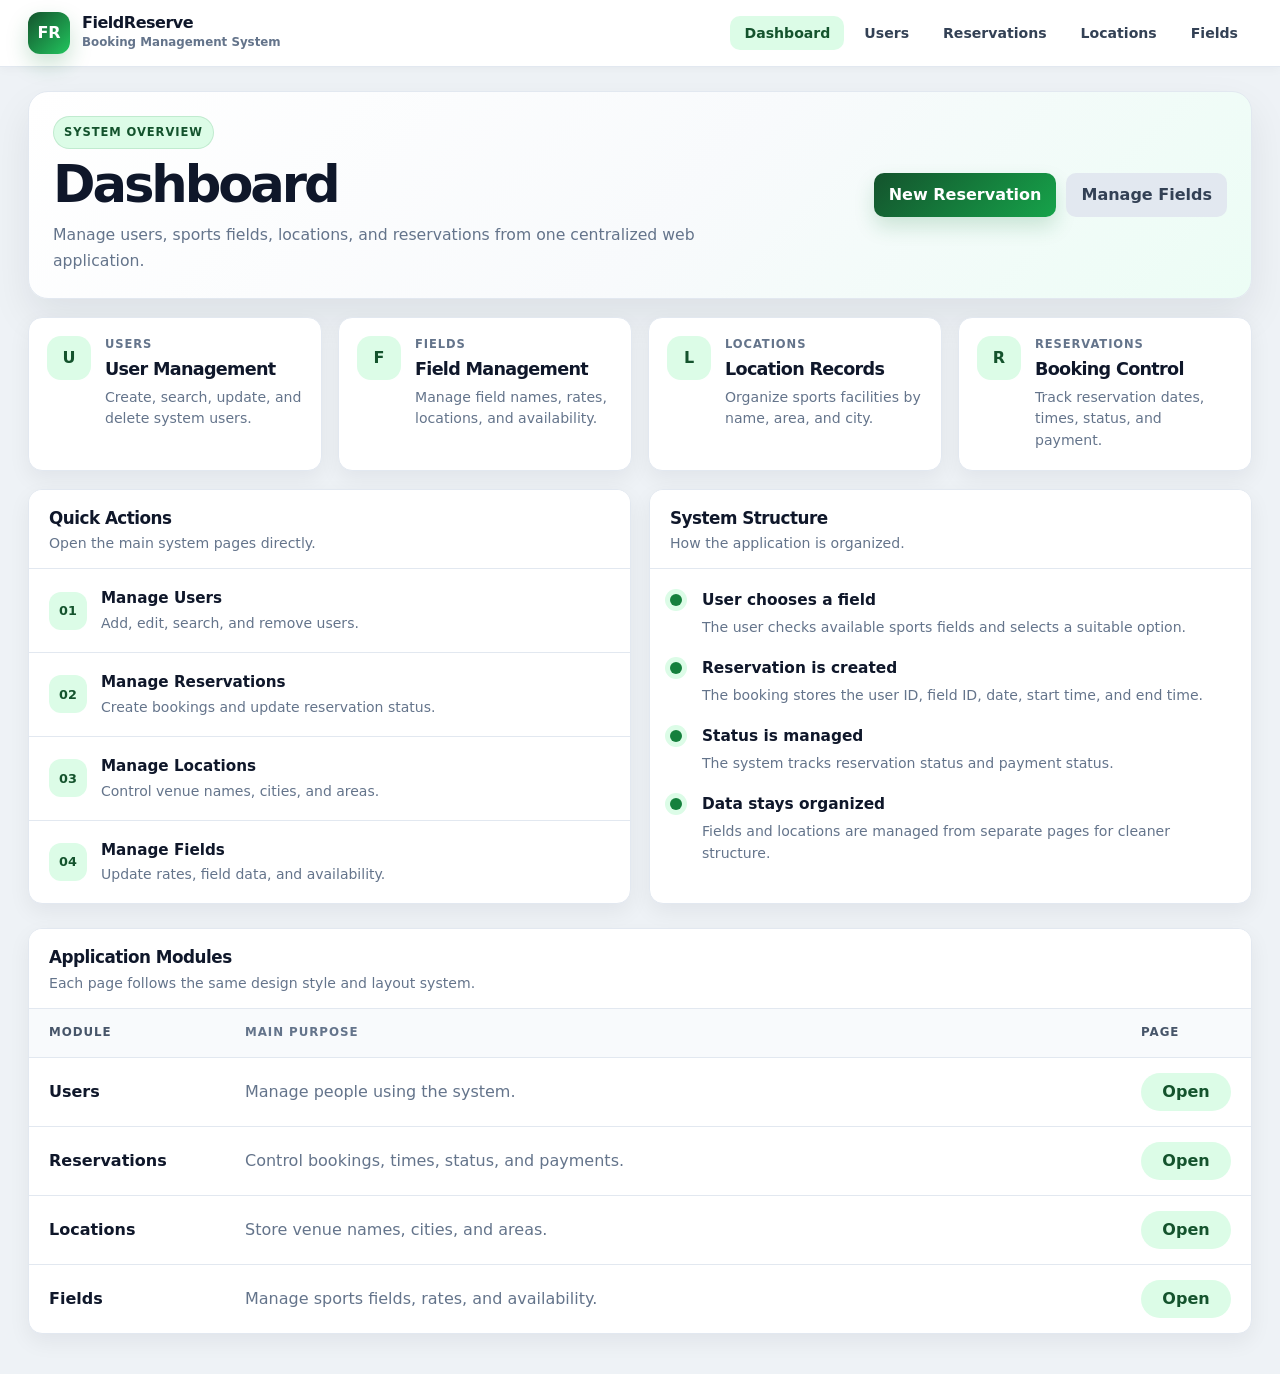
<file: FieldReserve/src/main/resources/static/index.html>
<!DOCTYPE html>
<html lang="en">
<head>
    <meta charset="UTF-8">
    <meta name="viewport" content="width=device-width, initial-scale=1.0">
    <title>FieldReserve | Dashboard</title>
    <link href="https://cdn.jsdelivr.net/npm/bootstrap@5.3.3/dist/css/bootstrap.min.css" rel="stylesheet">
    <link rel="stylesheet" href="styles/style.css">
</head>
<body>

<nav class="app-navbar">
    <div class="app-navbar-inner">
        <a class="brand-lockup" href="index.html">
            <span class="brand-mark">FR</span>
            <span>
                <span class="brand-title">FieldReserve</span>
                <span class="brand-subtitle">Booking Management System</span>
            </span>
        </a>

        <ul class="nav-list">
            <li><a class="active" href="index.html">Dashboard</a></li>
            <li><a href="users.html">Users</a></li>
            <li><a href="reservations.html">Reservations</a></li>
            <li><a href="location.html">Locations</a></li>
            <li><a href="fields.html">Fields</a></li>
        </ul>
    </div>
</nav>

<main class="app-layout">

    <section class="dashboard-header">
        <div>
            <span class="eyebrow">System Overview</span>
            <h1>Dashboard</h1>
            <p>
                Manage users, sports fields, locations, and reservations from one centralized web application.
            </p>
        </div>

        <div class="dashboard-actions">
            <a class="btn btn-primary" href="reservations.html">New Reservation</a>
            <a class="btn btn-secondary" href="fields.html">Manage Fields</a>
        </div>
    </section>

    <section class="metric-grid">
        <article class="metric-card">
            <div class="metric-icon">U</div>
            <div>
                <span class="metric-label">Users</span>
                <h2>User Management</h2>
                <p>Create, search, update, and delete system users.</p>
            </div>
        </article>

        <article class="metric-card">
            <div class="metric-icon">F</div>
            <div>
                <span class="metric-label">Fields</span>
                <h2>Field Management</h2>
                <p>Manage field names, rates, locations, and availability.</p>
            </div>
        </article>

        <article class="metric-card">
            <div class="metric-icon">L</div>
            <div>
                <span class="metric-label">Locations</span>
                <h2>Location Records</h2>
                <p>Organize sports facilities by name, area, and city.</p>
            </div>
        </article>

        <article class="metric-card">
            <div class="metric-icon">R</div>
            <div>
                <span class="metric-label">Reservations</span>
                <h2>Booking Control</h2>
                <p>Track reservation dates, times, status, and payment.</p>
            </div>
        </article>
    </section>

    <section class="dashboard-grid">

        <article class="app-card">
            <div class="app-card-header">
                <h2 class="app-card-title">Quick Actions</h2>
                <p class="app-card-subtitle">Open the main system pages directly.</p>
            </div>

            <div class="quick-action-list">
                <a href="users.html" class="quick-action">
                    <span class="quick-action-icon">01</span>
                    <div>
                        <strong>Manage Users</strong>
                        <small>Add, edit, search, and remove users.</small>
                    </div>
                </a>

                <a href="reservations.html" class="quick-action">
                    <span class="quick-action-icon">02</span>
                    <div>
                        <strong>Manage Reservations</strong>
                        <small>Create bookings and update reservation status.</small>
                    </div>
                </a>

                <a href="location.html" class="quick-action">
                    <span class="quick-action-icon">03</span>
                    <div>
                        <strong>Manage Locations</strong>
                        <small>Control venue names, cities, and areas.</small>
                    </div>
                </a>

                <a href="fields.html" class="quick-action">
                    <span class="quick-action-icon">04</span>
                    <div>
                        <strong>Manage Fields</strong>
                        <small>Update rates, field data, and availability.</small>
                    </div>
                </a>
            </div>
        </article>

        <article class="app-card">
            <div class="app-card-header">
                <h2 class="app-card-title">System Structure</h2>
                <p class="app-card-subtitle">How the application is organized.</p>
            </div>

            <div class="app-card-body">
                <div class="timeline-list">
                    <div class="timeline-item">
                        <span></span>
                        <div>
                            <strong>User chooses a field</strong>
                            <p>The user checks available sports fields and selects a suitable option.</p>
                        </div>
                    </div>

                    <div class="timeline-item">
                        <span></span>
                        <div>
                            <strong>Reservation is created</strong>
                            <p>The booking stores the user ID, field ID, date, start time, and end time.</p>
                        </div>
                    </div>

                    <div class="timeline-item">
                        <span></span>
                        <div>
                            <strong>Status is managed</strong>
                            <p>The system tracks reservation status and payment status.</p>
                        </div>
                    </div>

                    <div class="timeline-item">
                        <span></span>
                        <div>
                            <strong>Data stays organized</strong>
                            <p>Fields and locations are managed from separate pages for cleaner structure.</p>
                        </div>
                    </div>
                </div>
            </div>
        </article>

    </section>

    <section class="app-card mt-4">
        <div class="app-card-header">
            <h2 class="app-card-title">Application Modules</h2>
            <p class="app-card-subtitle">Each page follows the same design style and layout system.</p>
        </div>

        <div class="module-table">
            <div class="module-row module-head">
                <span>Module</span>
                <span>Main Purpose</span>
                <span>Page</span>
            </div>

            <div class="module-row">
                <span>Users</span>
                <span>Manage people using the system.</span>
                <a href="users.html">Open</a>
            </div>

            <div class="module-row">
                <span>Reservations</span>
                <span>Control bookings, times, status, and payments.</span>
                <a href="reservations.html">Open</a>
            </div>

            <div class="module-row">
                <span>Locations</span>
                <span>Store venue names, cities, and areas.</span>
                <a href="location.html">Open</a>
            </div>

            <div class="module-row">
                <span>Fields</span>
                <span>Manage sports fields, rates, and availability.</span>
                <a href="fields.html">Open</a>
            </div>
        </div>
    </section>

</main>

</body>
</html>
</file>
<file: FieldReserve/src/main/resources/static/styles/style.css>
:root {
    --page-bg: #eef2f6;
    --surface: #ffffff;
    --surface-soft: #f8fafc;
    --primary: #15803d;
    --primary-dark: #14532d;
    --primary-light: #dcfce7;
    --accent: #f59e0b;
    --ink: #0f172a;
    --muted: #64748b;
    --line: #e2e8f0;
    --danger: #dc2626;
    --radius-lg: 20px;
    --radius-md: 14px;
    --shadow-soft: 0 18px 40px rgba(15, 23, 42, 0.08);
    --shadow-card: 0 8px 22px rgba(15, 23, 42, 0.06);
}

* {
    box-sizing: border-box;
}

html,
body {
    min-height: 100%;
    margin: 0;
    padding: 0;
}

body {
    background: var(--page-bg);
    color: var(--ink);
    font-family: Inter, system-ui, -apple-system, BlinkMacSystemFont, "Segoe UI", sans-serif;
}

/* =========================
   NAVBAR
========================= */

.app-navbar {
    position: sticky;
    top: 0;
    z-index: 50;
    background: #ffffff;
    border-bottom: 1px solid var(--line);
    box-shadow: 0 2px 10px rgba(15, 23, 42, 0.04);
}

.app-navbar-inner {
    width: 100%;
    max-width: 1440px;
    margin: 0 auto;
    padding: 12px 28px;
    display: flex;
    align-items: center;
    justify-content: space-between;
    gap: 24px;
}

.brand-lockup {
    display: flex;
    align-items: center;
    gap: 12px;
    color: var(--ink);
    text-decoration: none;
}

.brand-mark {
    width: 42px;
    height: 42px;
    border-radius: 12px;
    display: grid;
    place-items: center;
    color: #ffffff;
    font-weight: 900;
    background: linear-gradient(135deg, var(--primary-dark), #22c55e);
    box-shadow: 0 10px 22px rgba(21, 128, 61, 0.22);
}

.brand-title {
    display: block;
    font-size: 1rem;
    font-weight: 900;
    letter-spacing: -0.03em;
    line-height: 1.05;
}

.brand-subtitle {
    display: block;
    margin-top: 2px;
    color: var(--muted);
    font-size: 0.74rem;
    font-weight: 700;
}

.nav-list {
    list-style: none;
    display: flex;
    align-items: center;
    justify-content: flex-end;
    gap: 6px;
    margin: 0;
    padding: 0;
    flex-wrap: wrap;
}

.nav-list a {
    display: inline-flex;
    align-items: center;
    border-radius: 10px;
    color: #334155;
    font-size: 0.88rem;
    font-weight: 800;
    line-height: 1;
    padding: 10px 14px;
    text-decoration: none;
    transition: 0.18s ease;
}

.nav-list a:hover,
.nav-list a.active {
    color: var(--primary-dark);
    background: var(--primary-light);
}

/* =========================
   MAIN APP LAYOUT
========================= */

.app-layout,
.page-shell {
    width: 100%;
    max-width: 1440px;
    margin: 0 auto;
    padding: 24px 28px 40px;
}

.dashboard-header,
.page-hero {
    border: 1px solid var(--line);
    border-radius: var(--radius-lg);
    background:
            linear-gradient(135deg, #ffffff 0%, #f8fafc 54%, #ecfdf5 100%);
    box-shadow: var(--shadow-soft);
    padding: 24px;
    margin-bottom: 18px;
}

.dashboard-header {
    display: flex;
    align-items: center;
    justify-content: space-between;
    gap: 24px;
}

.eyebrow {
    display: inline-flex;
    align-items: center;
    width: fit-content;
    border: 1px solid rgba(21, 128, 61, 0.14);
    border-radius: 999px;
    color: var(--primary-dark);
    background: var(--primary-light);
    font-size: 0.72rem;
    font-weight: 900;
    letter-spacing: 0.08em;
    text-transform: uppercase;
    padding: 7px 10px;
    margin-bottom: 10px;
}

.dashboard-header h1,
.page-title {
    margin: 0;
    color: var(--ink);
    font-size: clamp(2rem, 4vw, 3.25rem);
    font-weight: 900;
    letter-spacing: -0.06em;
    line-height: 1;
}

.dashboard-header p,
.page-description {
    max-width: 720px;
    color: var(--muted);
    font-size: 0.98rem;
    line-height: 1.65;
    margin: 12px 0 0;
}

.dashboard-actions,
.hero-actions,
.search-actions,
.form-actions {
    display: flex;
    align-items: center;
    gap: 10px;
    flex-wrap: wrap;
}

/* =========================
   DASHBOARD CARDS
========================= */

.metric-grid {
    display: grid;
    grid-template-columns: repeat(4, minmax(0, 1fr));
    gap: 16px;
    margin-bottom: 18px;
}

.metric-card {
    border: 1px solid var(--line);
    border-radius: var(--radius-md);
    background: var(--surface);
    box-shadow: var(--shadow-card);
    padding: 18px;
    display: flex;
    align-items: flex-start;
    gap: 14px;
    min-height: 135px;
}

.metric-icon {
    width: 44px;
    height: 44px;
    flex: 0 0 auto;
    border-radius: 14px;
    display: grid;
    place-items: center;
    background: var(--primary-light);
    color: var(--primary-dark);
    font-weight: 900;
}

.metric-label {
    display: block;
    color: var(--muted);
    font-size: 0.72rem;
    font-weight: 900;
    letter-spacing: 0.08em;
    text-transform: uppercase;
    margin-bottom: 6px;
}

.metric-card h2 {
    font-size: 1.1rem;
    font-weight: 900;
    letter-spacing: -0.04em;
    margin: 0 0 6px;
}

.metric-card p {
    color: var(--muted);
    line-height: 1.55;
    font-size: 0.88rem;
    margin: 0;
}

.dashboard-grid {
    display: grid;
    grid-template-columns: 1fr 1fr;
    gap: 18px;
}

/* =========================
   GENERAL CARDS
========================= */

.content-grid {
    display: grid;
    grid-template-columns: minmax(300px, 0.75fr) minmax(0, 1.35fr);
    gap: 18px;
    align-items: start;
}

.content-grid.reverse {
    grid-template-columns: minmax(0, 1.35fr) minmax(300px, 0.75fr);
}

.app-card {
    overflow: hidden;
    border: 1px solid var(--line);
    border-radius: var(--radius-md);
    background: var(--surface);
    box-shadow: var(--shadow-card);
}

.app-card-header {
    padding: 18px 20px 14px;
    border-bottom: 1px solid var(--line);
    background: #ffffff;
}

.app-card-title {
    margin: 0;
    color: var(--ink);
    font-size: 1.05rem;
    font-weight: 900;
    letter-spacing: -0.03em;
}

.app-card-subtitle {
    margin: 5px 0 0;
    color: var(--muted);
    font-size: 0.88rem;
}

.app-card-body {
    padding: 20px;
}

/* =========================
   QUICK ACTIONS
========================= */

.quick-action-list {
    display: grid;
    gap: 0;
}

.quick-action {
    display: flex;
    align-items: center;
    gap: 14px;
    padding: 18px 20px;
    color: var(--ink);
    text-decoration: none;
    border-bottom: 1px solid var(--line);
    transition: 0.18s ease;
}

.quick-action:last-child {
    border-bottom: 0;
}

.quick-action:hover {
    background: #f8fafc;
}

.quick-action-icon {
    width: 38px;
    height: 38px;
    flex: 0 0 auto;
    border-radius: 12px;
    display: grid;
    place-items: center;
    background: var(--primary-light);
    color: var(--primary-dark);
    font-size: 0.8rem;
    font-weight: 900;
}

.quick-action strong {
    display: block;
    font-size: 0.95rem;
    font-weight: 900;
}

.quick-action small {
    display: block;
    color: var(--muted);
    margin-top: 3px;
}

/* =========================
   TIMELINE
========================= */

.timeline-list {
    display: grid;
    gap: 18px;
}

.timeline-item {
    display: grid;
    grid-template-columns: 18px 1fr;
    gap: 14px;
}

.timeline-item span {
    width: 12px;
    height: 12px;
    margin-top: 5px;
    border-radius: 50%;
    background: var(--primary);
    box-shadow: 0 0 0 5px var(--primary-light);
}

.timeline-item strong {
    display: block;
    font-size: 0.96rem;
    font-weight: 900;
    color: var(--ink);
}

.timeline-item p {
    color: var(--muted);
    line-height: 1.55;
    margin: 5px 0 0;
    font-size: 0.88rem;
}

/* =========================
   MODULE TABLE
========================= */

.module-table {
    display: grid;
}

.module-row {
    display: grid;
    grid-template-columns: 180px 1fr 90px;
    gap: 16px;
    align-items: center;
    padding: 15px 20px;
    border-bottom: 1px solid var(--line);
}

.module-row:last-child {
    border-bottom: 0;
}

.module-row span:first-child {
    font-weight: 900;
}

.module-row span:nth-child(2) {
    color: var(--muted);
}

.module-row a {
    color: var(--primary-dark);
    background: var(--primary-light);
    text-align: center;
    border-radius: 999px;
    padding: 7px 12px;
    font-weight: 900;
    text-decoration: none;
}

.module-head {
    background: #f8fafc;
    color: #475569;
    font-size: 0.74rem;
    font-weight: 900;
    text-transform: uppercase;
    letter-spacing: 0.08em;
}

/* =========================
   FORMS
========================= */

.form-label {
    color: #334155;
    font-weight: 850;
    font-size: 0.86rem;
}

.form-control,
.form-select {
    min-height: 44px;
    border-color: #cbd5e1;
    border-radius: 12px;
    color: var(--ink);
    font-weight: 600;
    box-shadow: none !important;
}

.form-control:focus,
.form-select:focus {
    border-color: var(--primary);
    box-shadow: 0 0 0 4px rgba(34, 197, 94, 0.14) !important;
}

/* =========================
   BUTTONS
========================= */

.btn {
    border-radius: 10px;
    font-weight: 850;
    padding: 10px 15px;
    border: 0;
}

.btn-sm {
    padding: 7px 10px;
    font-size: 0.78rem;
}

.btn-primary,
.btn-success {
    background: linear-gradient(135deg, var(--primary-dark), #16a34a);
    color: #ffffff;
    box-shadow: 0 10px 20px rgba(21, 128, 61, 0.18);
}

.btn-primary:hover,
.btn-success:hover {
    background: linear-gradient(135deg, #052e16, var(--primary-dark));
    color: #ffffff;
}

.btn-warning {
    background: #fef3c7;
    color: #92400e;
}

.btn-warning:hover {
    background: #fde68a;
    color: #78350f;
}

.btn-danger {
    background: #fee2e2;
    color: #991b1b;
}

.btn-danger:hover {
    background: #fecaca;
    color: #7f1d1d;
}

.btn-secondary,
.btn-outline-secondary {
    background: #e2e8f0;
    color: #334155;
    border: 0;
}

.btn-secondary:hover,
.btn-outline-secondary:hover {
    background: #cbd5e1;
    color: #0f172a;
}

/* =========================
   TABLES
========================= */

.table-wrap {
    overflow: auto;
}

.table {
    margin: 0;
    color: var(--ink);
    vertical-align: middle;
}

.table thead th {
    border-bottom: 1px solid var(--line);
    background: #f8fafc;
    color: #475569;
    font-size: 0.74rem;
    font-weight: 900;
    letter-spacing: 0.06em;
    text-transform: uppercase;
    white-space: nowrap;
}

.table tbody td {
    color: #1e293b;
    font-weight: 600;
    border-color: #eef2f7;
}

.table-hover tbody tr:hover {
    background-color: #f8fafc;
}

/* =========================
   SMALL UI STATES
========================= */

.badge-soft {
    display: inline-flex;
    align-items: center;
    border-radius: 999px;
    background: var(--primary-light);
    color: var(--primary-dark);
    font-weight: 900;
    padding: 7px 10px;
}

.alert {
    border: 0;
    border-radius: 14px;
    font-weight: 750;
}

.loading-box {
    border-radius: 14px;
    background: #eff6ff;
    color: #1d4ed8;
    font-weight: 850;
    padding: 12px 14px;
}

.empty-state {
    padding: 24px;
    text-align: center;
    color: var(--muted);
    font-weight: 800;
}

/* =========================
   OLD HOME CLASSES SUPPORT
========================= */

.stat-grid,
.home-feature-grid {
    display: none;
}

/* =========================
   RESPONSIVE
========================= */

@media (max-width: 1100px) {
    .metric-grid {
        grid-template-columns: repeat(2, minmax(0, 1fr));
    }

    .dashboard-grid,
    .content-grid,
    .content-grid.reverse {
        grid-template-columns: 1fr;
    }
}

@media (max-width: 760px) {
    .app-navbar-inner {
        align-items: flex-start;
        flex-direction: column;
    }

    .nav-list {
        justify-content: flex-start;
    }

    .dashboard-header {
        align-items: flex-start;
        flex-direction: column;
    }

    .metric-grid {
        grid-template-columns: 1fr;
    }

    .module-row {
        grid-template-columns: 1fr;
        gap: 8px;
    }

    .app-layout,
    .page-shell {
        padding: 18px 14px 32px;
    }
}
</file>
